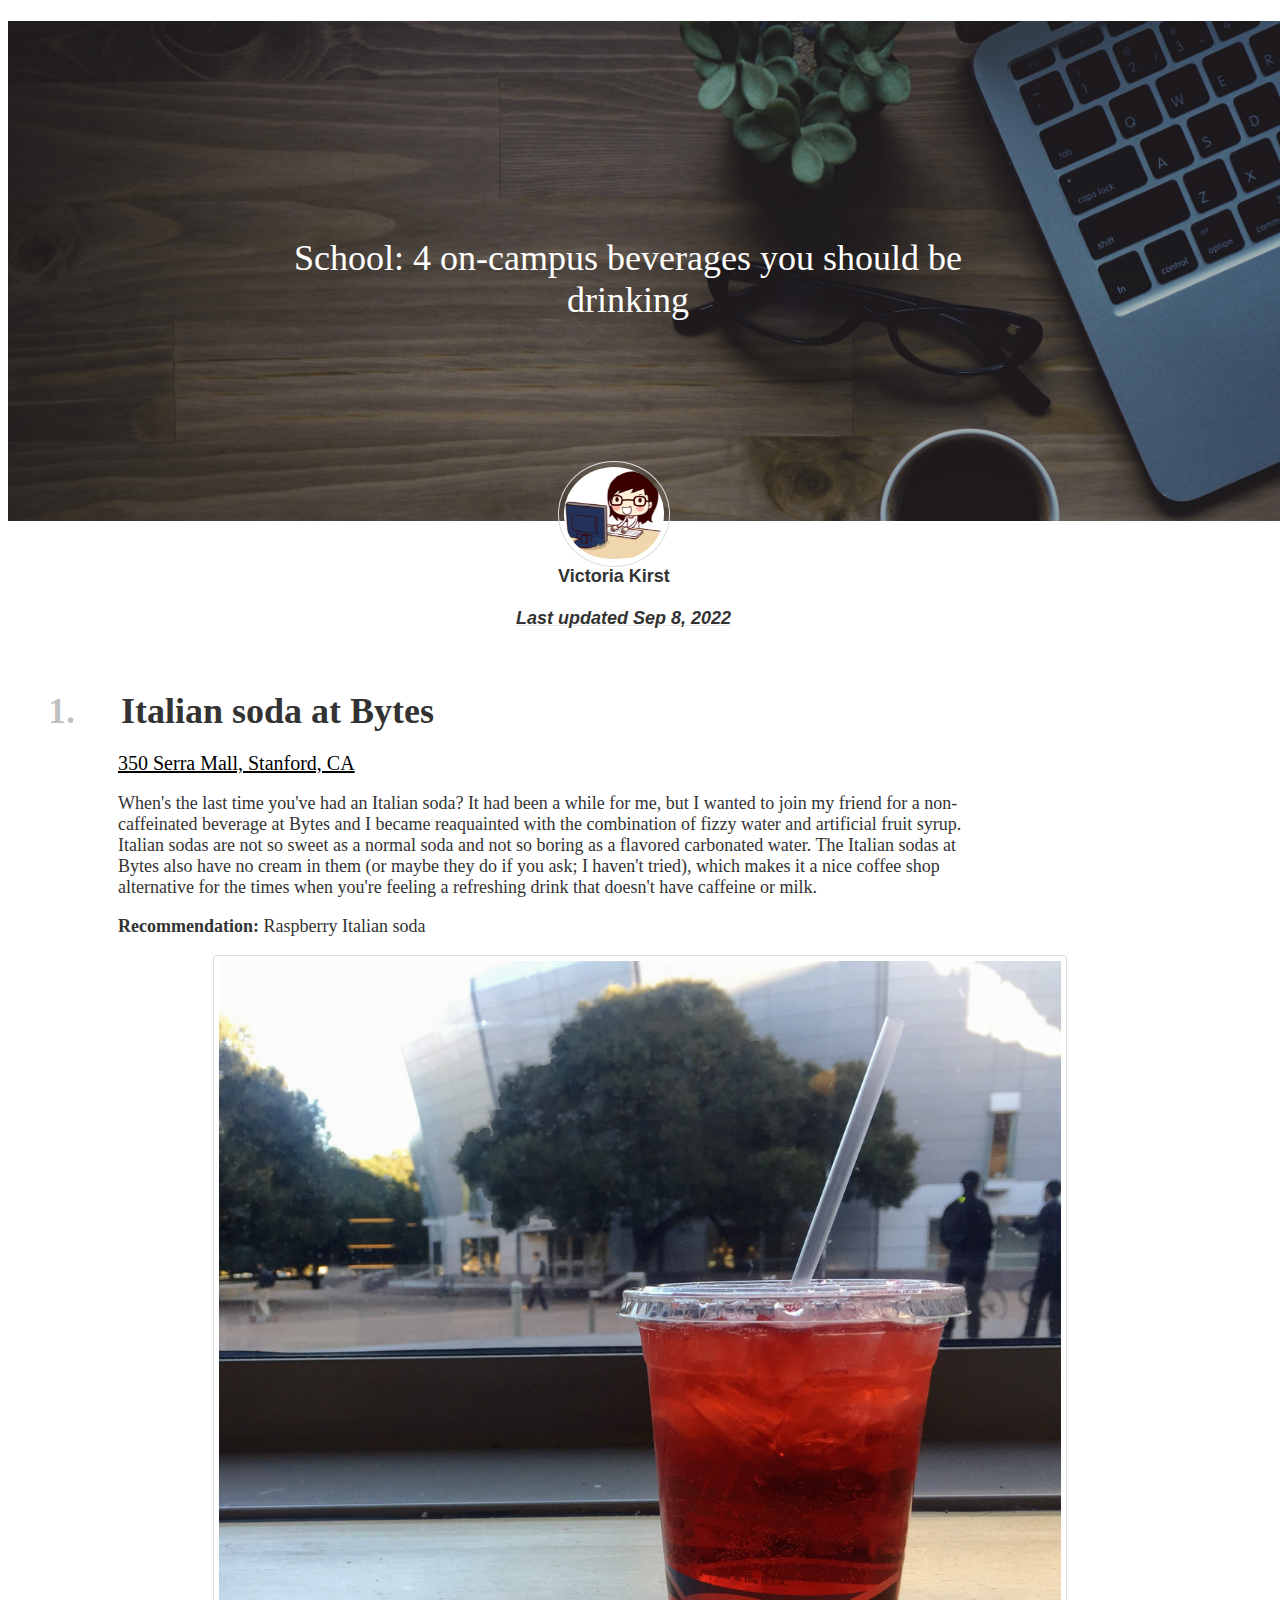
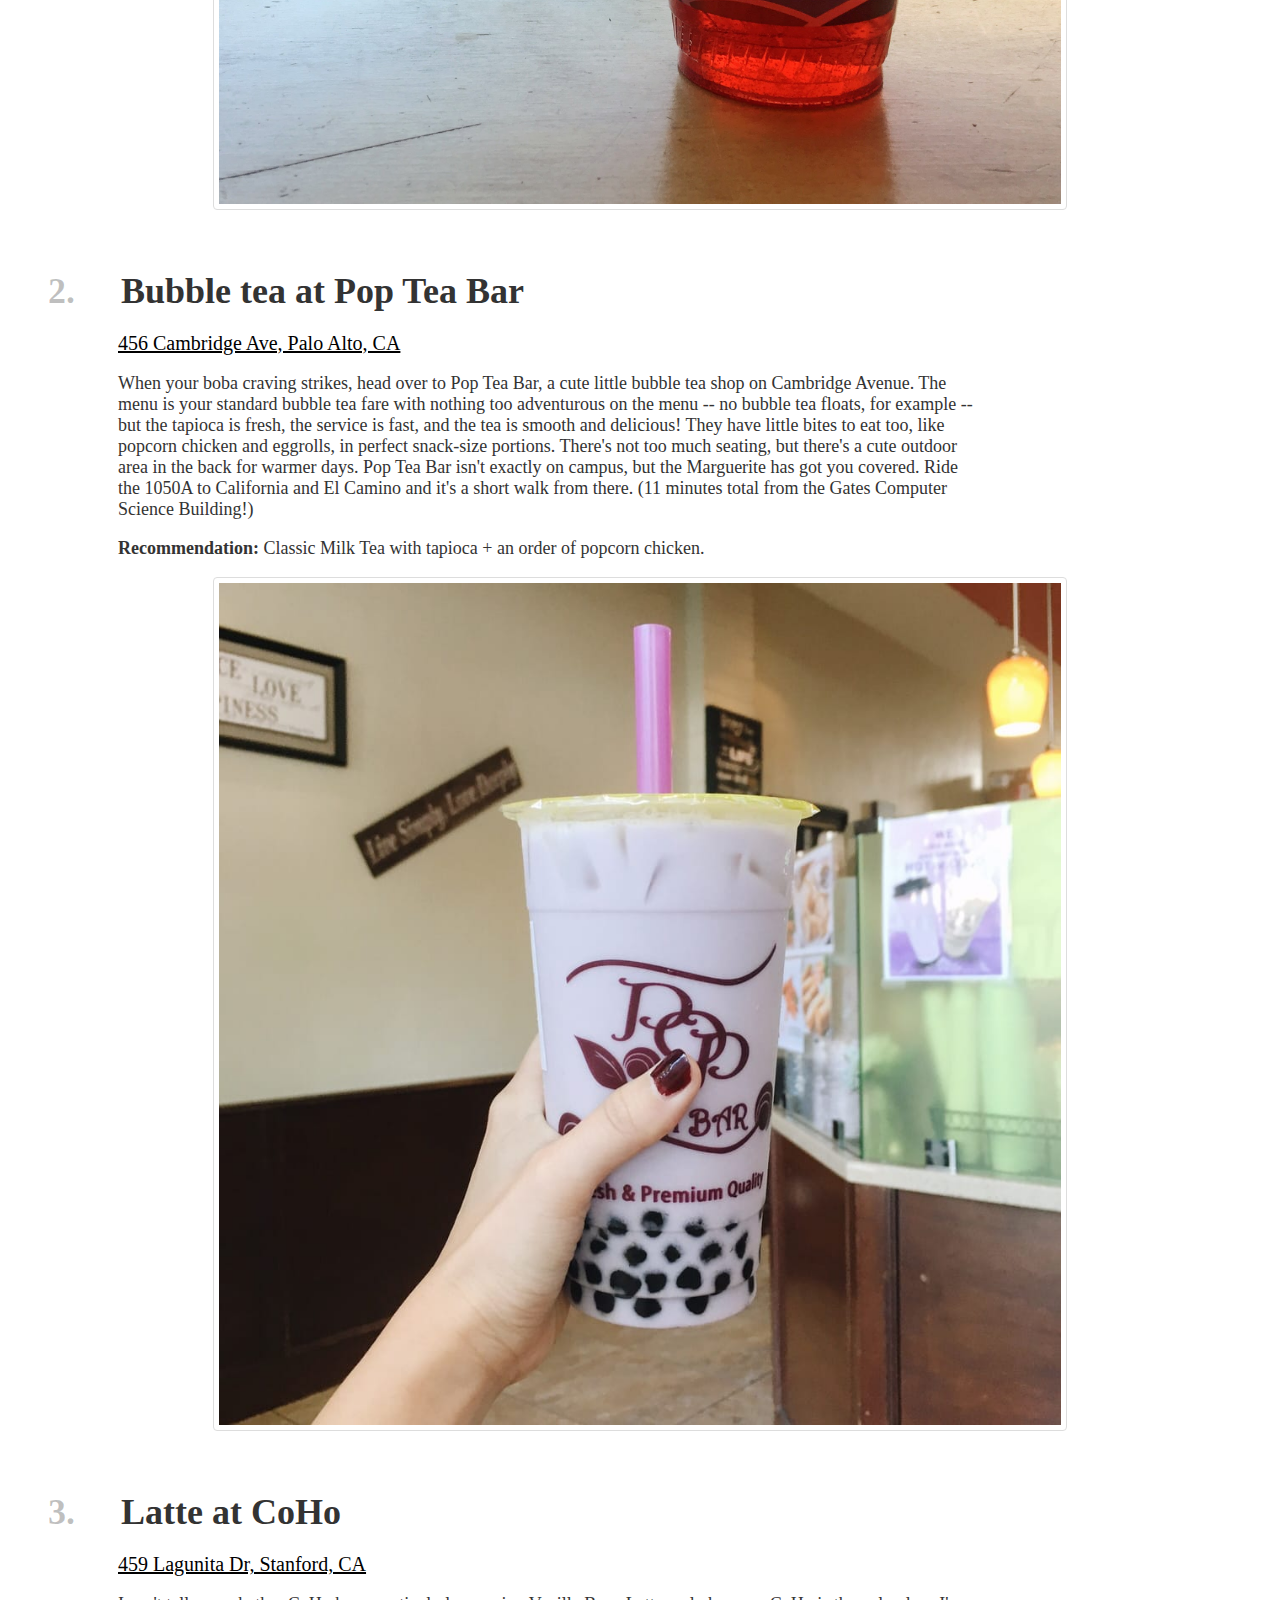
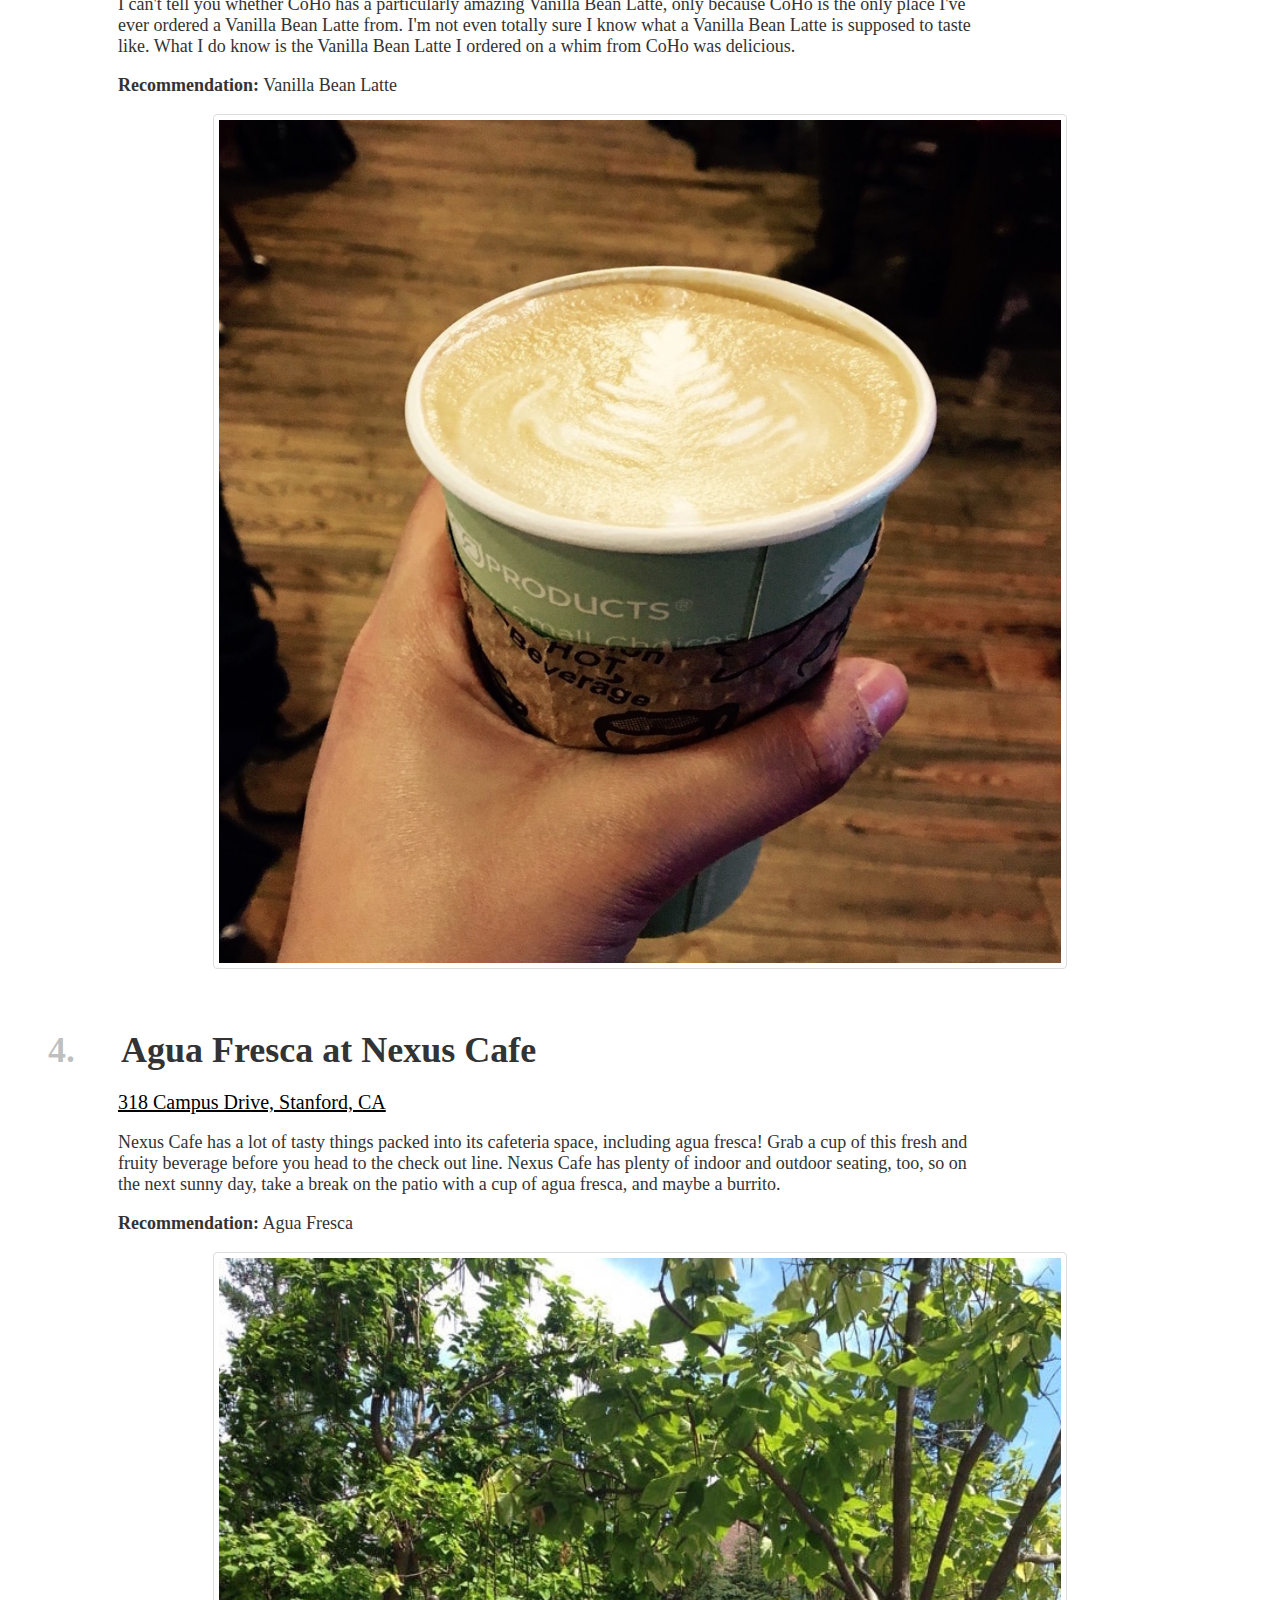
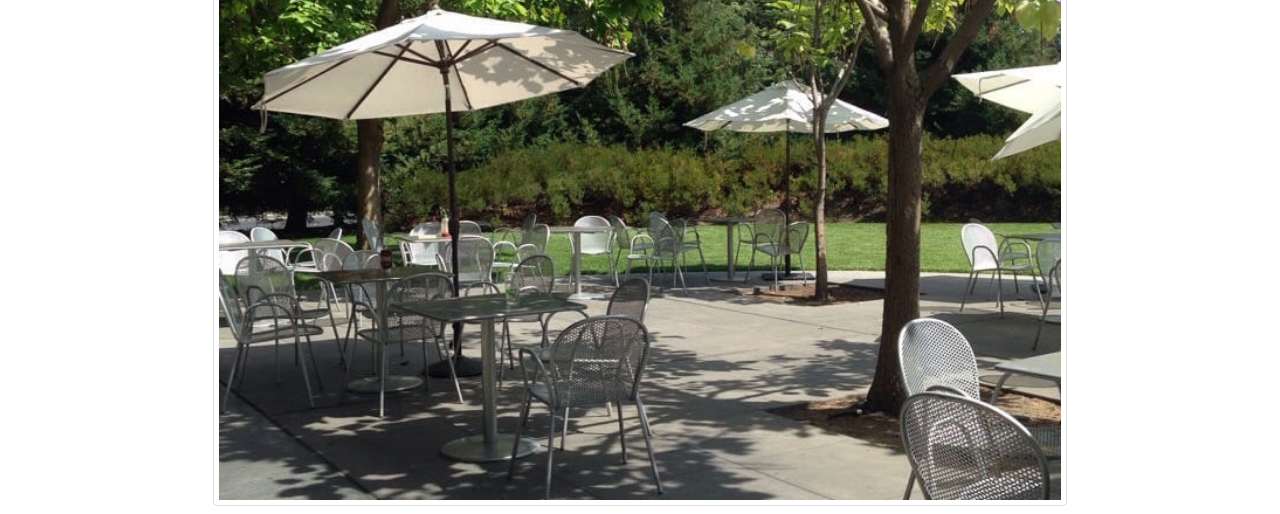
<file: Task1/i191720_Task1-listicles.html>
<!DOCTYPE html>
<html>
  <head>
    <meta charset="utf-8">
    <title>on-campus beverages you should be drinking</title>
    <link rel="stylesheet" href="listicle.css"/>
  </head>
  <body>

    <header>  
      <h1>
         <div class="image">
          <p class="header">School: 4 on-campus beverages you should be drinking</p>
        </div>
      </h1>
    </header>
    
    
    
      
    <div >
      <img class="circular--square" src="images/vrk.png" />
      <h3>
        <span>
        <p > <strong>Victoria Kirst</strong>  </p>
        
          </span>
      </h3>   

      <h4>
        <p><em>Last updated Sep 8, 2022</em></p>
      </h4>

      <h2 >
   
            <span style="color: rgba(0, 0, 0, 0.25);">1.</span>
            <span style="color: rgb(51, 51, 51);">Italian soda at Bytes</span>
          </h2>
          
          
          
          <a href="https://goo.gl/maps/EjneHBEPksw">350 Serra Mall, Stanford, CA</a>
          <p>When's the last time you've had an Italian soda? It had been a
            while for me, but I wanted to join my friend for a non-caffeinated
            beverage at Bytes and I became reaquainted with the combination of
            fizzy water and artificial fruit syrup. Italian sodas are not so
            sweet as a normal soda and not so boring as a flavored carbonated
            water. The Italian sodas at Bytes also have no cream in them
            (or maybe they do if you ask; I haven't tried), which makes
            it a nice coffee shop alternative for the times when you're
            feeling a refreshing drink that doesn't have caffeine or milk.
          </p>
          <p><strong>Recommendation:</strong> Raspberry Italian soda</p>
          <img src="images/italian-soda.jpg" alt="italian soda"></img>
        </div>

        <div >
          <h2 >
            <span style="color: rgba(0, 0, 0, 0.25);">2.</span>
            <span style="color: rgb(51, 51, 51);">Bubble tea at Pop Tea Bar</span>
          </h2>
          <a href="https://goo.gl/maps/3jHRC2umZCy">456 Cambridge Ave, Palo Alto, CA</a>
          <p>When your boba craving strikes, head over to Pop Tea Bar, a cute little bubble tea shop on Cambridge Avenue. The menu is your standard bubble tea fare with nothing too adventurous on the menu -- no bubble tea floats, for example -- but the tapioca is fresh, the service is fast, and the tea is smooth and delicious! They have little bites to eat too, like popcorn chicken and eggrolls, in perfect snack-size portions. There's not too much seating, but there's a cute outdoor area in the back for warmer days.

            Pop Tea Bar isn't exactly on campus, but the Marguerite has got you covered. Ride the 1050A to California and El Camino and it's a short walk from there. (11 minutes total from the Gates Computer Science Building!)
          </p>
          <p><strong>Recommendation:</strong> Classic Milk Tea with tapioca + an order of popcorn chicken.</p>
          <img src="images/boba.jpg" alt="boba"></img>
        </div>

        <div >
          <h2 >
            <span style="color: rgba(0, 0, 0, 0.25);">3.</span>
            <span style="color: rgb(51, 51, 51);">Latte at CoHo</span>
          </h2>
          <a href="https://goo.gl/maps/jaov5FhK5852">459 Lagunita Dr, Stanford, CA</a>
          <p>
            I can't tell you whether CoHo has a particularly amazing Vanilla Bean Latte, only because CoHo is the only place I've ever ordered a Vanilla Bean Latte from. I'm not even totally sure I know what a Vanilla Bean Latte is supposed to taste like. What I do know is the Vanilla Bean Latte I ordered on a whim from CoHo was delicious.
          </p>
          <p><strong>Recommendation:</strong> Vanilla Bean Latte</p>
          <img src="images/coho-coffee.jpg" alt="coho coffee"></img>
        </div>

        <div >
          <h2 >
            <span style="color: rgba(0, 0, 0, 0.25);">4.</span>
            <span style="color: rgb(51, 51, 51);">Agua Fresca at Nexus Cafe</span>
          </h2>
          <a href="https://goo.gl/maps/WzJZx183auA2">318 Campus Drive, Stanford, CA</a>
          <p>
            Nexus Cafe has a lot of tasty things packed into its cafeteria space, including agua fresca! Grab a cup of this fresh and fruity beverage before you head to the check out line. Nexus Cafe has plenty of indoor and outdoor seating, too, so on the next sunny day, take a break on the patio with a cup of agua fresca, and maybe a burrito.
          </p>
          <p><strong>Recommendation:</strong> Agua Fresca</p>
          <img src="images/nexus-cafe.jpg" alt="nexus cafe"></img>
        </div>
      </div>
    </div>



  

  </body>
</html>
</file>
<file: Task1/listicle.css>
title{
    text-shadow: 3px 2px rgb(244, 244, 241);
  }

  body {
    font-family: 'Roboto Slab';
    background-color: white;
  }
 
  .image {
        background-image: linear-gradient(rgba(0, 0, 0,.3), rgba(0, 0, 0, .3)),url('images/header.jpg');
        font-family: 'Roboto Slab',serif;
        height: 500px;
        background-size: 100%;
        background-attachment:cover;
        background-position: top;
        position: absolute;
        z-index: 2;
        width: 1280px;
    }

    .circular--square { 
        display: block;
        top: 440px;
        margin-left: 550px;
        border-radius: 50%;
        border-spacing: inherit;
        width: 100px;
        position: relative;
        z-index: 3; 
        }

    .header {
        padding-top: 180px;
        padding-left: 230px;
        color: white;
        font-size: 36px;
        font-weight: normal;
        max-width: 780px;
        text-align: center;
        z-index: 1;
        font-family: 'Roboto Slab',serif; 
        }
  

  h2{
    padding-top: 40px;
    text-align: left;
    color:black;
    font-family: 'Roboto Slab',serif;

    }


  h3{
    padding-top: 360px;
    padding-left: 440px;
    font-family: 'Source Sans Pro',sans-serif;
    font-weight:bold;
    color:rgb(51, 51, 51);
    }

  h4{
    padding-top: -6px;
    padding-left: 398px;
    font-style: italic;
    font-family: 'Source Sans Pro',sans-serif;
    color:rgb(51, 51, 51);
    text-decoration:underline #e6e6e6;

    }

 span{
    text-align: left;
    padding-top: 2px;
    padding-left: 40px;
    font-size:36px;
    width: 67.67%;
    }

 a{
    text-align: left;
    padding-left: 110px;
    font-size:20px;
    color:black;
    width: 67.67%;  
 }
 
 p{
    text-align: left;
    padding-left: 110px;
    font-size:18px;
    color:rgb(51, 51, 51);
    width: 67.67%;
  }
    
  img {
    
    border: 1px solid #ddd;
    border-radius: 4px;
    padding: 5px;
    align-items:center;
    margin-left: auto;
    margin-right: auto;
    width: 66.67%;
    display: block;
  }
</file>
